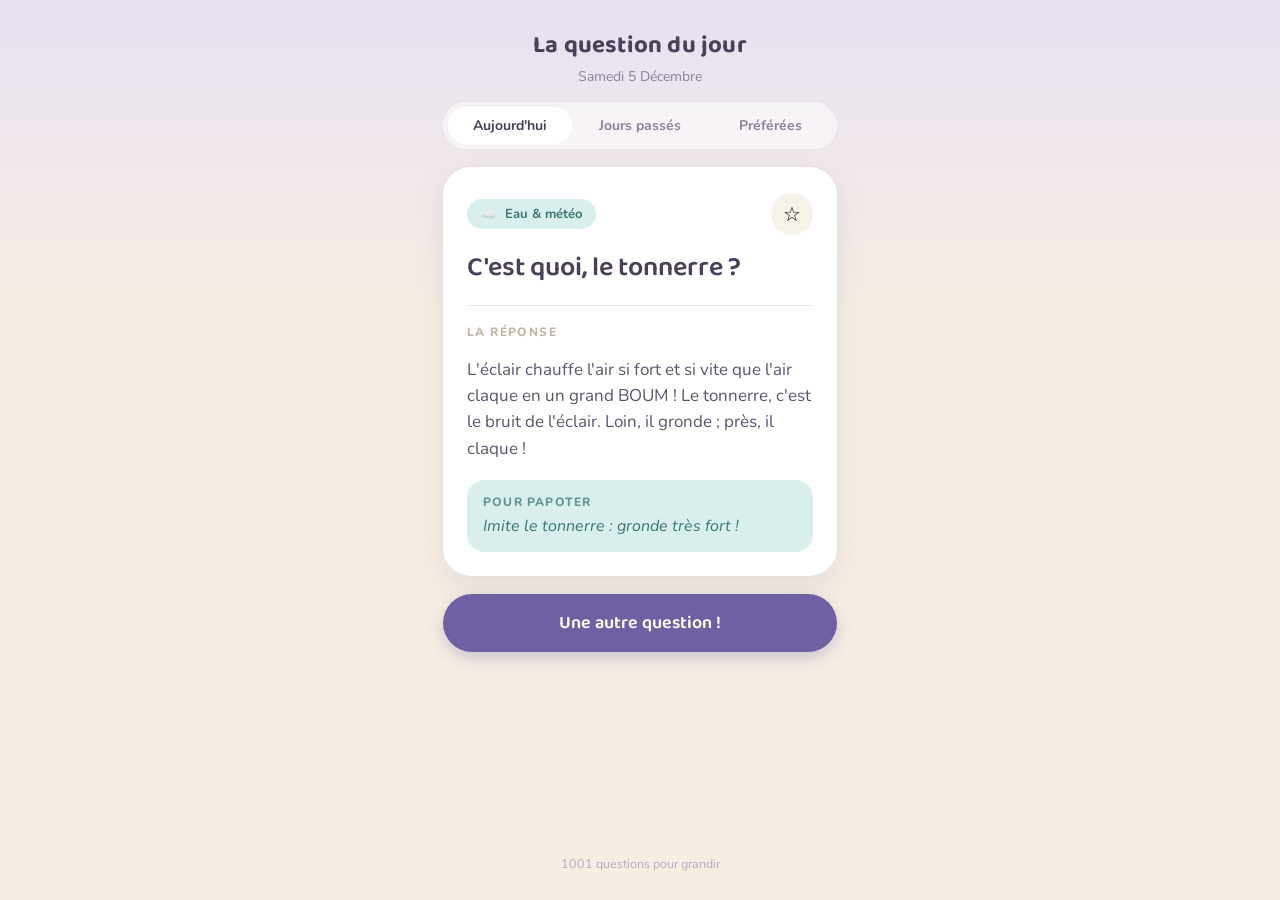
<file: app/index.html>
<!DOCTYPE html>
<html lang="fr">
<head>
  <meta charset="utf-8">
  <meta name="viewport" content="width=device-width, initial-scale=1, viewport-fit=cover">
  <title>La question du jour</title>
  <meta name="description" content="Une question par jour pour éveiller la curiosité des enfants, avec la réponse et une question pour papoter.">

  <!-- PWA -->
  <link rel="manifest" href="manifest.webmanifest">
  <meta name="theme-color" content="#E8E0F2">
  <link rel="apple-touch-icon" href="icons/apple-touch-icon.png">
  <meta name="apple-mobile-web-app-capable" content="yes">
  <meta name="apple-mobile-web-app-status-bar-style" content="default">
  <meta name="apple-mobile-web-app-title" content="Question du jour">

  <!-- Fonts -->
  <link rel="preconnect" href="https://fonts.googleapis.com">
  <link rel="preconnect" href="https://fonts.gstatic.com" crossorigin>
  <link href="https://fonts.googleapis.com/css2?family=Baloo+2:wght@500;600;700&family=Nunito:ital,wght@0,400;0,600;0,700;1,400&display=swap" rel="stylesheet">

  <link rel="stylesheet" href="css/styles.css">
</head>
<body>
  <div class="app-bg">
    <main class="app" id="app" aria-live="polite">
      <!-- Header -->
      <header class="header">
        <h1 class="header__title">La question du jour</h1>
        <p class="header__date" id="todayLabel"></p>
      </header>

      <!-- Tabs -->
      <nav class="tabs" role="tablist" aria-label="Vues">
        <button class="tab is-active" id="tab-jour"    role="tab" data-tab="jour"    aria-selected="true">Aujourd'hui</button>
        <button class="tab"           id="tab-passees" role="tab" data-tab="passees" aria-selected="false">Jours passés</button>
        <button class="tab"           id="tab-favs"    role="tab" data-tab="favs"    aria-selected="false">Préférées</button>
      </nav>

      <!-- View container -->
      <section class="view" id="view"></section>

      <footer class="footer" id="footer"></footer>
    </main>
  </div>

  <script src="js/app.js"></script>
</body>
</html>
</file>
<file: app/css/styles.css>
:root {
  --ink-strong: #4A4159;
  --ink-body:   #5C5470;
  --ink-list:   #6E6580;
  --ink-muted:  #8C819E;
  --ink-label:  #C0B5A3;
  --lilac:      #B9A8D6;
  --lilac-soft: #B4A9C2;
  --accent:     #6F5FA3;
  --accent-ink: #FFF8EE;
  --surface:    #FFFFFF;
  --divider:    #F0E9DE;
  --star-bg:    #F6F1E9;
}

* { box-sizing: border-box; }

html, body {
  margin: 0;
  padding: 0;
  background: #F6EEE3;
  font-family: 'Nunito', -apple-system, BlinkMacSystemFont, 'Segoe UI', sans-serif;
  -webkit-font-smoothing: antialiased;
  text-rendering: optimizeLegibility;
}

@keyframes qdj-pop {
  0%   { transform: scale(0.97); opacity: 0; }
  100% { transform: scale(1);    opacity: 1; }
}

.app-bg {
  min-height: 100vh;
  min-height: 100dvh;
  display: flex;
  justify-content: center;
  background: linear-gradient(180deg, #E8E0F2 0%, #F6EEE3 34%, #F6EEE3 100%);
  background-attachment: fixed;
}

.app {
  width: 100%;
  max-width: 430px;
  min-height: 100vh;
  min-height: 100dvh;
  display: flex;
  flex-direction: column;
  padding: 20px 18px 28px;
  padding-top: calc(20px + env(safe-area-inset-top));
  padding-bottom: calc(28px + env(safe-area-inset-bottom));
}

/* ---- Header ---- */
.header {
  display: flex;
  flex-direction: column;
  align-items: center;
  gap: 2px;
  padding: 6px 0 16px;
}
.header__title {
  margin: 0;
  font-family: 'Baloo 2', sans-serif;
  font-size: 24px;
  font-weight: 700;
  color: var(--ink-strong);
  letter-spacing: 0.2px;
}
.header__date {
  margin: 0;
  font-size: 14px;
  color: var(--ink-muted);
  text-transform: capitalize;
}

/* ---- Tabs ---- */
.tabs {
  display: flex;
  gap: 6px;
  background: rgba(255, 255, 255, 0.55);
  border-radius: 999px;
  padding: 5px;
  margin-bottom: 18px;
}
.tab {
  flex: 1;
  border: none;
  cursor: pointer;
  padding: 9px 4px;
  border-radius: 999px;
  font-family: 'Nunito', sans-serif;
  font-weight: 700;
  font-size: 14px;
  background: transparent;
  color: var(--ink-muted);
  transition: background 0.15s ease, color 0.15s ease;
}
.tab.is-active {
  background: var(--surface);
  color: var(--ink-strong);
}

/* ---- Loading / empty ---- */
.loading {
  text-align: center;
  padding: 60px 20px;
  color: var(--ink-muted);
  font-size: 16px;
}
.empty {
  text-align: center;
  padding: 50px 20px;
  color: var(--ink-muted);
  font-size: 16px;
  line-height: 1.5;
}

/* ---- Today card ---- */
.today { animation: qdj-pop 0.35s ease; }

.card {
  background: var(--surface);
  border-radius: 28px;
  padding: 26px 24px 24px;
  box-shadow: 0 10px 30px rgba(93, 76, 128, 0.12);
}

.card__top {
  display: flex;
  align-items: center;
  justify-content: space-between;
  gap: 10px;
  margin-bottom: 16px;
}

.chip {
  display: inline-flex;
  align-items: center;
  gap: 8px;
  border-radius: 999px;
  padding: 6px 14px;
  font-size: 13px;
  font-weight: 700;
  white-space: nowrap;
}

.star-btn {
  border: none;
  background: var(--star-bg);
  cursor: pointer;
  width: 42px;
  height: 42px;
  min-width: 42px;
  border-radius: 50%;
  font-size: 20px;
  line-height: 1;
  display: flex;
  align-items: center;
  justify-content: center;
  padding: 0;
}

.surprise-eyebrow {
  font-size: 12px;
  font-weight: 700;
  letter-spacing: 1.2px;
  text-transform: uppercase;
  color: var(--lilac);
  margin-bottom: 8px;
}

.question {
  font-family: 'Baloo 2', sans-serif;
  font-size: 27px;
  line-height: 1.25;
  font-weight: 600;
  color: var(--ink-strong);
  text-wrap: pretty;
  margin: 0 0 20px;
}

.divider {
  height: 1px;
  background: var(--divider);
  margin-bottom: 18px;
}

.label {
  font-size: 12px;
  font-weight: 800;
  letter-spacing: 1.4px;
  text-transform: uppercase;
  color: var(--ink-label);
  margin-bottom: 8px;
}

.answer {
  font-size: 17px;
  line-height: 1.55;
  color: var(--ink-body);
  text-wrap: pretty;
  margin-bottom: 18px;
}

.chat-box {
  border-radius: 18px;
  padding: 14px 16px;
}
.chat-box__label {
  font-size: 12px;
  font-weight: 800;
  letter-spacing: 1.2px;
  text-transform: uppercase;
  opacity: 0.75;
  margin-bottom: 4px;
}
.chat-box__text {
  font-size: 16px;
  font-style: italic;
  line-height: 1.5;
}

.actions {
  display: flex;
  flex-direction: column;
  gap: 10px;
  margin-top: 18px;
}
.btn-primary {
  border: none;
  cursor: pointer;
  background: var(--accent);
  color: var(--accent-ink);
  font-family: 'Baloo 2', sans-serif;
  font-size: 18px;
  font-weight: 600;
  padding: 15px;
  border-radius: 999px;
  box-shadow: 0 6px 16px rgba(111, 95, 163, 0.3);
}
.btn-primary:active { transform: translateY(1px); }
.btn-link {
  border: none;
  cursor: pointer;
  background: transparent;
  color: var(--accent);
  font-family: 'Nunito', sans-serif;
  font-size: 15px;
  font-weight: 700;
  padding: 8px;
  text-decoration: underline;
}

/* ---- List cards (past / favs) ---- */
.list {
  display: flex;
  flex-direction: column;
  gap: 12px;
}
.list-card {
  background: var(--surface);
  border-radius: 22px;
  padding: 18px 20px;
  box-shadow: 0 6px 18px rgba(93, 76, 128, 0.08);
}
.list-card__head {
  display: flex;
  align-items: center;
  flex-wrap: wrap;
  gap: 6px 8px;
  margin-bottom: 8px;
}
.list-card__date {
  flex: 1;
  min-width: 90px;
  font-size: 12.5px;
  font-weight: 800;
  color: var(--lilac);
  text-transform: capitalize;
}
.list-card__meta {
  display: flex;
  align-items: center;
  gap: 8px;
  flex-shrink: 0;
  margin-left: auto;
}
.chip--sm {
  padding: 3px 10px;
  font-size: 11.5px;
}
.star-btn--plain {
  border: none;
  background: transparent;
  cursor: pointer;
  font-size: 17px;
  padding: 0;
  width: auto;
  height: auto;
  min-width: 0;
  border-radius: 0;
}
.list-card__q {
  font-family: 'Baloo 2', sans-serif;
  font-size: 18.5px;
  line-height: 1.3;
  font-weight: 600;
  color: var(--ink-strong);
  margin: 0 0 8px;
  text-wrap: pretty;
}
.list-card__a {
  font-size: 14.5px;
  line-height: 1.5;
  color: var(--ink-list);
}

/* ---- Footer ---- */
.footer {
  margin-top: auto;
  padding-top: 26px;
  text-align: center;
  font-size: 12.5px;
  color: var(--lilac-soft);
}

@media (prefers-reduced-motion: reduce) {
  .today { animation: none; }
  .tab { transition: none; }
}
</file>
